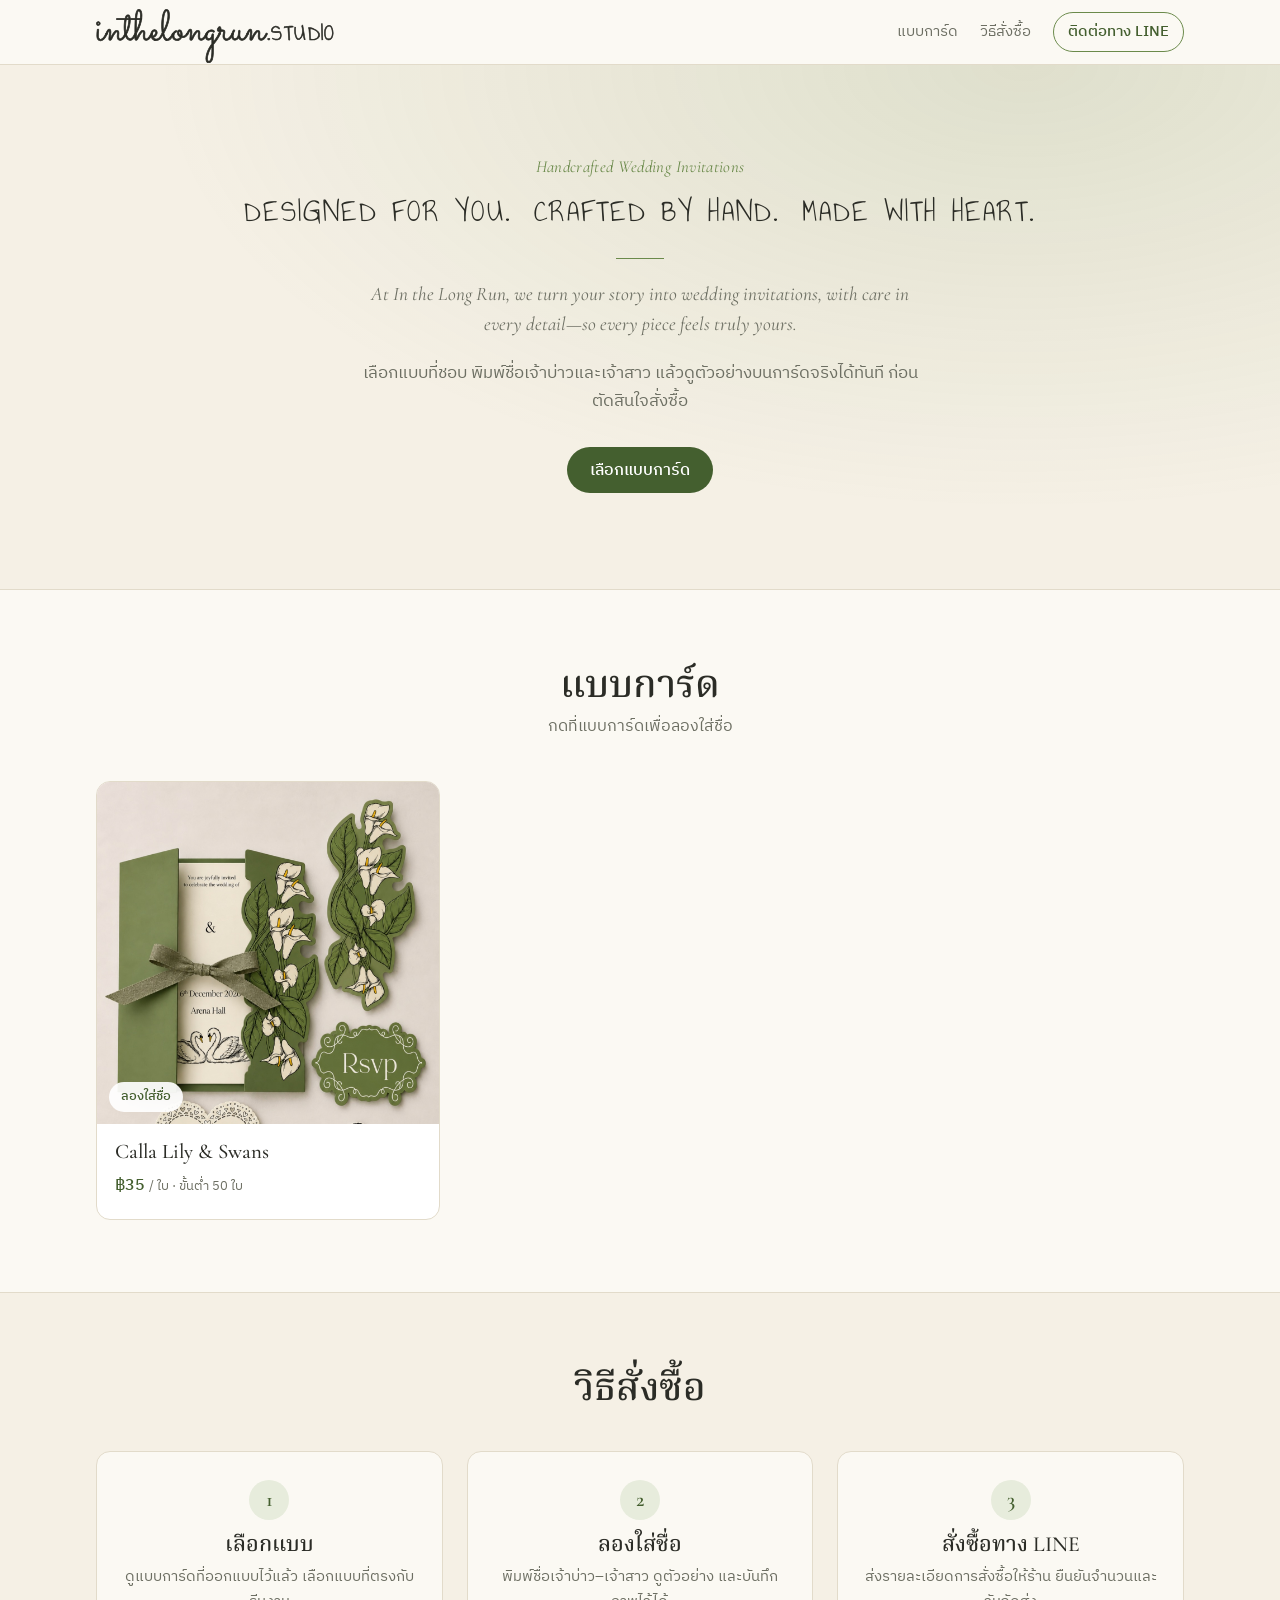
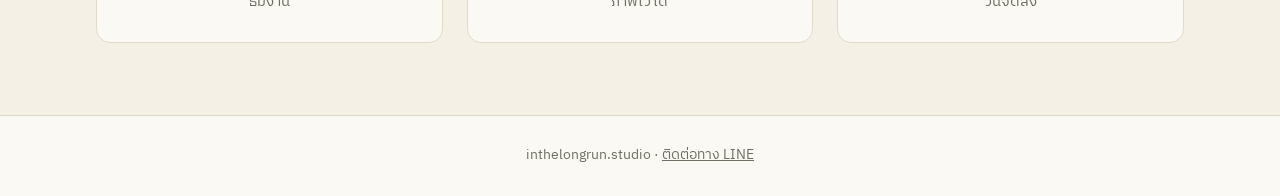
<file: index.html>
<!doctype html>
<html lang="th">
<head>
  <meta charset="utf-8">
  <meta name="viewport" content="width=device-width, initial-scale=1">
  <title>inthelongrun.studio — การ์ดแต่งงานสำเร็จรูป</title>
  <meta name="description" content="เลือกแบบการ์ดแต่งงาน แล้วลองใส่ชื่อเจ้าบ่าวเจ้าสาวดูตัวอย่างได้ทันที">
  <link rel="preconnect" href="https://fonts.googleapis.com">
  <link rel="preconnect" href="https://fonts.gstatic.com" crossorigin>
  <link href="https://fonts.googleapis.com/css2?family=Annie+Use+Your+Telescope&family=Charm:wght@400;700&family=Cormorant+Garamond:ital,wght@0,400;0,500;0,600;1,400&family=Great+Vibes&family=IBM+Plex+Sans+Thai:wght@300;400;500;600&family=Noto+Serif+Thai:wght@400;500&family=Sacramento&display=swap" rel="stylesheet">
  <link rel="stylesheet" href="assets/css/style.css">
</head>
<body>
  <header class="site-header">
    <div class="container header-inner">
      <a class="brand" href="./" aria-label="inthelongrun.studio">
        <span class="brand-script">inthelongrun</span><span class="brand-caps">.studio</span>
      </a>
      <nav class="nav">
        <a href="#catalog">แบบการ์ด</a>
        <a href="#how">วิธีสั่งซื้อ</a>
        <a class="nav-cta" data-shop="line" href="#">ติดต่อทาง LINE</a>
      </nav>
    </div>
  </header>

  <main>
    <section class="hero">
      <div class="container hero-inner">
        <p class="eyebrow">Handcrafted Wedding Invitations</p>
        <h1 class="hero-tagline">
          <span>Designed for you.</span>
          <span>Crafted by hand.</span>
          <span>Made with heart.</span>
        </h1>
        <p class="hero-story">At In the Long Run, we turn your story into wedding invitations, with care in every detail—so every piece feels truly yours.</p>
        <p class="lead">เลือกแบบที่ชอบ พิมพ์ชื่อเจ้าบ่าวและเจ้าสาว แล้วดูตัวอย่างบนการ์ดจริงได้ทันที ก่อนตัดสินใจสั่งซื้อ</p>
        <a class="btn btn-primary" href="#catalog">เลือกแบบการ์ด</a>
      </div>
    </section>

    <section id="catalog" class="section">
      <div class="container">
        <div class="section-head">
          <h2>แบบการ์ด</h2>
          <p>กดที่แบบการ์ดเพื่อลองใส่ชื่อ</p>
        </div>
        <div class="grid" id="catalog-grid"></div>
      </div>
    </section>

    <section id="how" class="section section-alt">
      <div class="container">
        <div class="section-head">
          <h2>วิธีสั่งซื้อ</h2>
        </div>
        <ol class="steps">
          <li>
            <span class="step-num">1</span>
            <h3>เลือกแบบ</h3>
            <p>ดูแบบการ์ดที่ออกแบบไว้แล้ว เลือกแบบที่ตรงกับธีมงาน</p>
          </li>
          <li>
            <span class="step-num">2</span>
            <h3>ลองใส่ชื่อ</h3>
            <p>พิมพ์ชื่อเจ้าบ่าว–เจ้าสาว ดูตัวอย่าง และบันทึกภาพไว้ได้</p>
          </li>
          <li>
            <span class="step-num">3</span>
            <h3>สั่งซื้อทาง LINE</h3>
            <p>ส่งรายละเอียดการสั่งซื้อให้ร้าน ยืนยันจำนวนและวันจัดส่ง</p>
          </li>
        </ol>
      </div>
    </section>
  </main>

  <footer class="site-footer">
    <div class="container">
      <p><span data-shop="name">inthelongrun.studio</span> · <a data-shop="line" href="#">ติดต่อทาง LINE</a></p>
    </div>
  </footer>

  <script src="assets/js/templates.js"></script>
  <script src="assets/js/common.js"></script>
  <script src="assets/js/catalog.js"></script>
</body>
</html>
</file>
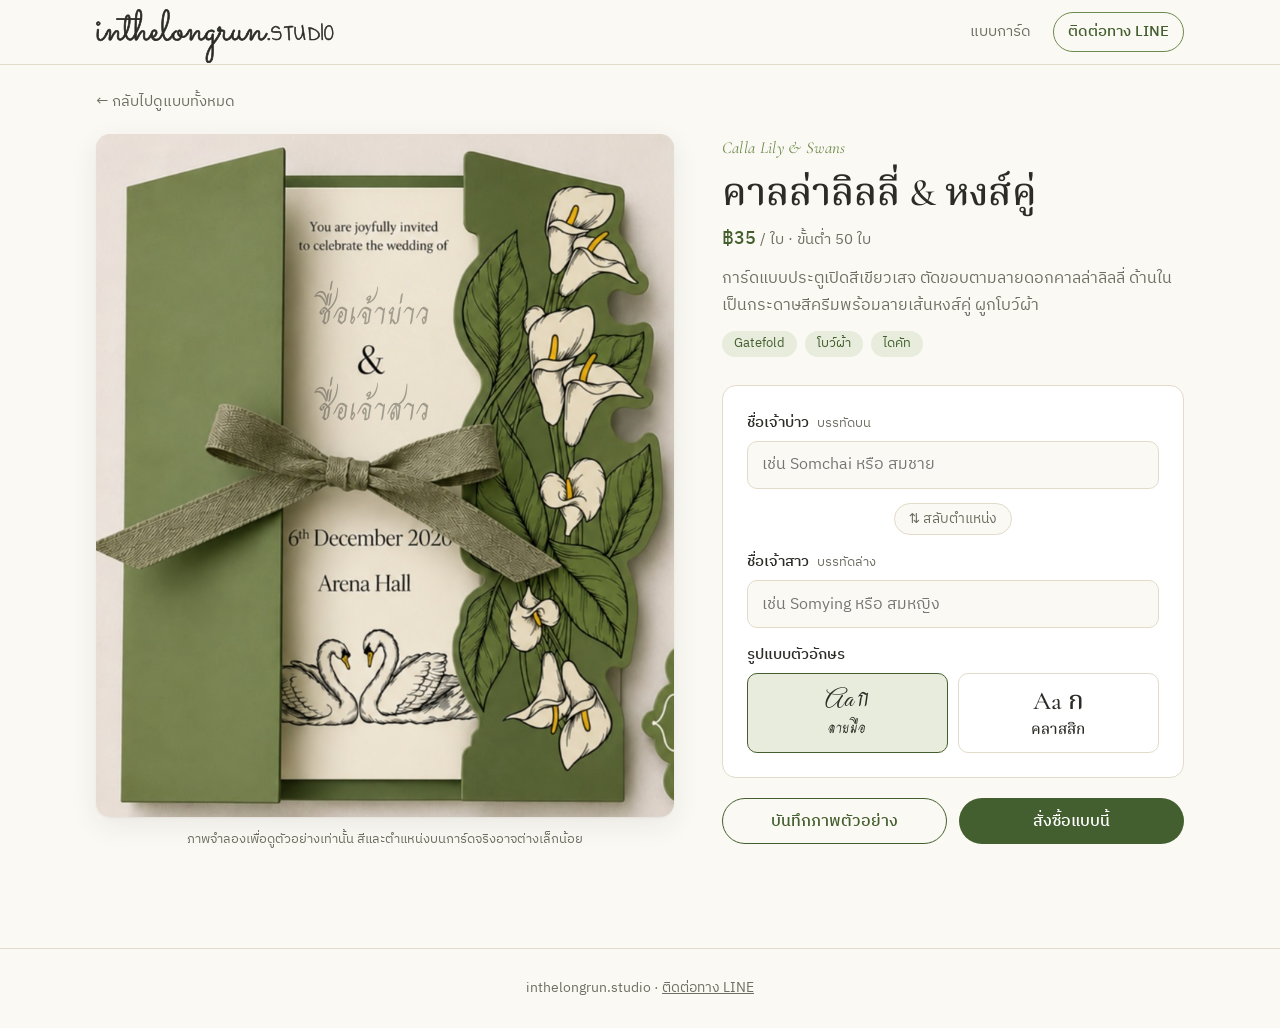
<file: card.html>
<!doctype html>
<html lang="th">
<head>
  <meta charset="utf-8">
  <meta name="viewport" content="width=device-width, initial-scale=1">
  <title>ลองใส่ชื่อบนการ์ด — inthelongrun.studio</title>
  <link rel="preconnect" href="https://fonts.googleapis.com">
  <link rel="preconnect" href="https://fonts.gstatic.com" crossorigin>
  <link href="https://fonts.googleapis.com/css2?family=Annie+Use+Your+Telescope&family=Charm:wght@400;700&family=Cormorant+Garamond:ital,wght@0,400;0,500;0,600;1,400&family=Great+Vibes&family=IBM+Plex+Sans+Thai:wght@300;400;500;600&family=Noto+Serif+Thai:wght@400;500&family=Sacramento&display=swap" rel="stylesheet">
  <link rel="stylesheet" href="assets/css/style.css">
</head>
<body>
  <header class="site-header">
    <div class="container header-inner">
      <a class="brand" href="./" aria-label="inthelongrun.studio">
        <span class="brand-script">inthelongrun</span><span class="brand-caps">.studio</span>
      </a>
      <nav class="nav">
        <a href="./#catalog">แบบการ์ด</a>
        <a class="nav-cta" data-shop="line" href="#">ติดต่อทาง LINE</a>
      </nav>
    </div>
  </header>

  <main class="container preview-page">
    <a class="back-link" href="./#catalog">← กลับไปดูแบบทั้งหมด</a>

    <div class="not-found" id="not-found" hidden>
      <h1>ไม่พบแบบการ์ดนี้</h1>
      <p><a href="./#catalog">กลับไปเลือกแบบการ์ด</a></p>
    </div>

    <div class="preview-layout" id="preview" hidden>
      <div class="stage-wrap">
        <div class="stage" id="stage">
          <img id="card-image" alt="">
          <div class="slot" data-slot="0"><span></span></div>
          <div class="slot" data-slot="1"><span></span></div>
        </div>
        <p class="stage-note">ภาพจำลองเพื่อดูตัวอย่างเท่านั้น สีและตำแหน่งบนการ์ดจริงอาจต่างเล็กน้อย</p>
        <div class="debug-panel" id="debug-panel" hidden>
          <strong>โหมดปรับตำแหน่ง</strong> — คลิกบนรูปเพื่อดูพิกัด
          <code id="debug-out">x: –, y: –</code>
        </div>
      </div>

      <aside class="panel">
        <p class="eyebrow" id="card-name-en"></p>
        <h1 id="card-name"></h1>
        <p class="price" id="card-price"></p>
        <p class="desc" id="card-desc"></p>
        <ul class="tags" id="card-tags"></ul>

        <form class="name-form" id="name-form" autocomplete="off">
          <div class="field">
            <label for="name-0" id="label-0">ชื่อเจ้าบ่าว</label>
            <input id="name-0" type="text" maxlength="40" placeholder="เช่น Somchai หรือ สมชาย">
          </div>

          <button type="button" class="swap-btn" id="swap-btn" title="สลับตำแหน่งชื่อ">
            <span aria-hidden="true">⇅</span> สลับตำแหน่ง
          </button>

          <div class="field">
            <label for="name-1" id="label-1">ชื่อเจ้าสาว</label>
            <input id="name-1" type="text" maxlength="40" placeholder="เช่น Somying หรือ สมหญิง">
          </div>

          <fieldset class="field">
            <legend>รูปแบบตัวอักษร</legend>
            <div class="font-options" id="font-options"></div>
          </fieldset>
        </form>

        <div class="actions">
          <button type="button" class="btn btn-outline" id="save-btn">บันทึกภาพตัวอย่าง</button>
          <button type="button" class="btn btn-primary" id="order-btn">สั่งซื้อแบบนี้</button>
        </div>
        <p class="hint" id="order-hint" aria-live="polite"></p>
      </aside>
    </div>
  </main>

  <div class="save-sheet" id="save-sheet" hidden>
    <div class="save-sheet-panel" role="dialog" aria-modal="true" aria-labelledby="save-sheet-title">
      <p class="save-sheet-title" id="save-sheet-title">กดค้างที่รูป แล้วเลือก “บันทึกรูปภาพ”</p>
      <img id="save-sheet-img" alt="ภาพตัวอย่างการ์ดพร้อมชื่อ">
      <button type="button" class="btn btn-outline" data-close>ปิด</button>
    </div>
  </div>

  <footer class="site-footer">
    <div class="container">
      <p><span data-shop="name">inthelongrun.studio</span> · <a data-shop="line" href="#">ติดต่อทาง LINE</a></p>
    </div>
  </footer>

  <script src="assets/js/templates.js"></script>
  <script src="assets/js/common.js"></script>
  <script src="assets/js/preview.js"></script>
</body>
</html>
</file>
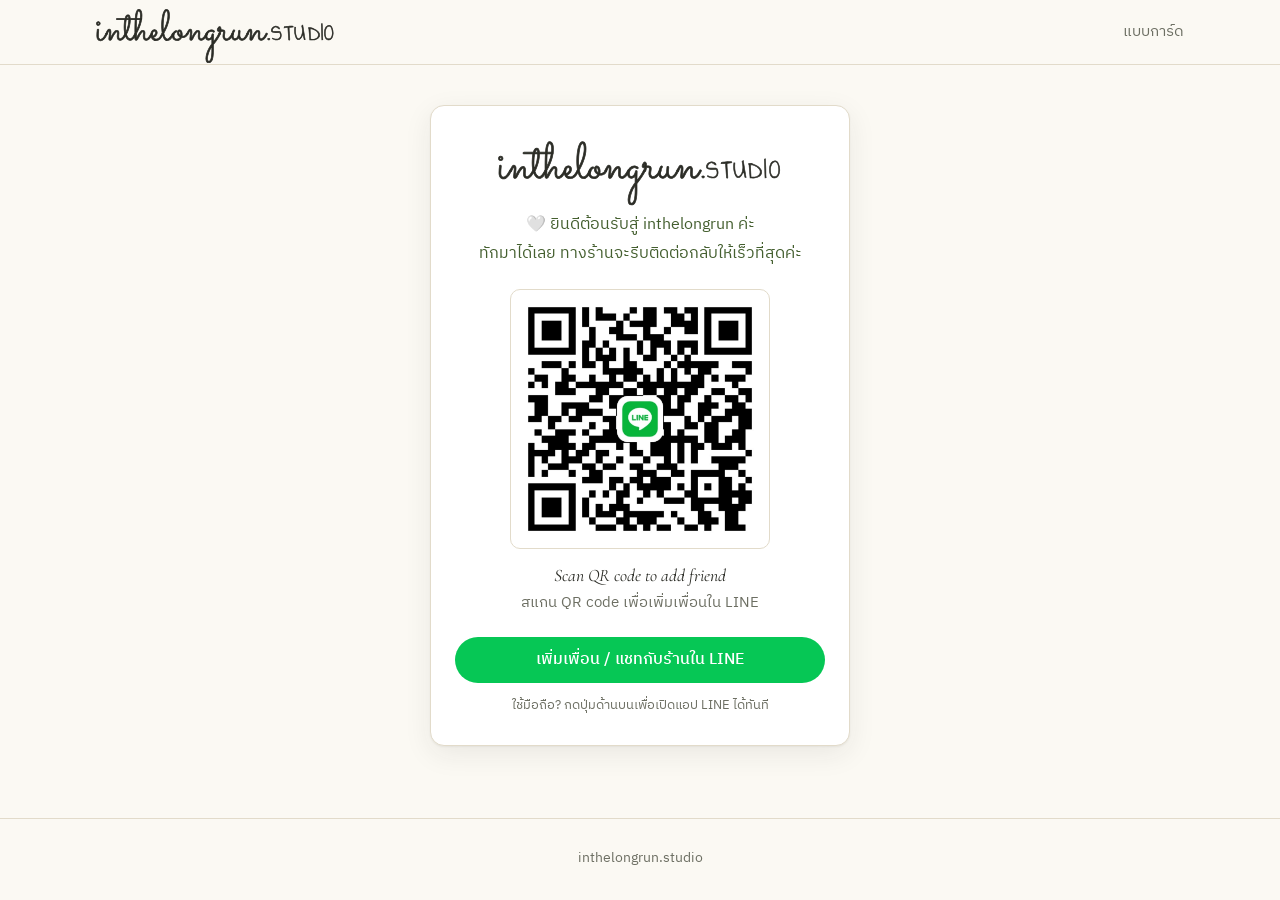
<file: line.html>
<!doctype html>
<html lang="th">
<head>
  <meta charset="utf-8">
  <meta name="viewport" content="width=device-width, initial-scale=1">
  <title>เพิ่มเพื่อนทาง LINE — inthelongrun.studio</title>
  <link rel="preconnect" href="https://fonts.googleapis.com">
  <link rel="preconnect" href="https://fonts.gstatic.com" crossorigin>
  <link href="https://fonts.googleapis.com/css2?family=Annie+Use+Your+Telescope&family=Cormorant+Garamond:ital,wght@0,400;0,500;0,600;1,400&family=IBM+Plex+Sans+Thai:wght@300;400;500;600&family=Noto+Serif+Thai:wght@400;500&family=Sacramento&display=swap" rel="stylesheet">
  <link rel="stylesheet" href="assets/css/style.css">
</head>
<body>
  <header class="site-header">
    <div class="container header-inner">
      <a class="brand" href="./" aria-label="inthelongrun.studio">
        <span class="brand-script">inthelongrun</span><span class="brand-caps">.studio</span>
      </a>
      <nav class="nav">
        <a href="./#catalog">แบบการ์ด</a>
      </nav>
    </div>
  </header>

  <main class="container line-page">
    <div class="line-card">
      <div class="brand brand-logo" aria-label="inthelongrun.studio">
        <span class="brand-script">inthelongrun</span><span class="brand-caps">.studio</span>
      </div>

      <p class="line-welcome">🤍 ยินดีต้อนรับสู่ inthelongrun ค่ะ<br>ทักมาได้เลย ทางร้านจะรีบติดต่อกลับให้เร็วที่สุดค่ะ</p>
      <p class="line-copied" id="line-copied" hidden>รายละเอียดการ์ดถูกคัดลอกไว้แล้ว วางในแชทได้เลยค่ะ</p>

      <img class="line-qr" src="assets/line-qr.jpg" width="900" height="900" alt="QR code สำหรับเพิ่มเพื่อน LINE ของร้าน inthelongrun">
      <p class="line-caption">
        <span lang="en">Scan QR code to add friend</span>
        <span>สแกน QR code เพื่อเพิ่มเพื่อนใน LINE</span>
      </p>

      <a class="btn btn-line" data-shop="line-app" href="#">เพิ่มเพื่อน / แชทกับร้านใน LINE</a>
      <p class="line-note">ใช้มือถือ? กดปุ่มด้านบนเพื่อเปิดแอป LINE ได้ทันที</p>
    </div>
  </main>

  <footer class="site-footer">
    <div class="container">
      <p><span data-shop="name">inthelongrun.studio</span></p>
    </div>
  </footer>

  <script src="assets/js/templates.js"></script>
  <script src="assets/js/common.js"></script>
  <script>
    if (new URLSearchParams(location.search).has("order")) {
      document.getElementById("line-copied").hidden = false;
    }
  </script>
</body>
</html>
</file>
<file: assets/css/style.css>
:root {
  --sage: #6b8a4b;
  --sage-dark: #445f2f;
  --sage-soft: #e7ecdc;
  --cream: #f5f0e5;
  --paper: #fbf9f3;
  --ink: #2b2c26;
  --muted: #6d6f63;
  --line: #e2dbca;
  --radius: 14px;
  --shadow: 0 1px 2px rgba(43, 44, 38, 0.06), 0 8px 28px rgba(43, 44, 38, 0.08);
  --font-body: "IBM Plex Sans Thai", system-ui, sans-serif;
  --font-display: "Cormorant Garamond", "Noto Serif Thai", Georgia, serif;
}

*,
*::before,
*::after { box-sizing: border-box; }

html { scroll-behavior: smooth; }

body {
  margin: 0;
  background: var(--paper);
  color: var(--ink);
  font-family: var(--font-body);
  font-weight: 400;
  line-height: 1.65;
  -webkit-font-smoothing: antialiased;
}

img { max-width: 100%; display: block; }
a { color: inherit; }
[hidden] { display: none !important; }

.container {
  width: 100%;
  max-width: 1120px;
  margin: 0 auto;
  padding: 0 16px;
}

h1, h2, h3 {
  font-family: var(--font-display);
  font-weight: 500;
  line-height: 1.2;
  margin: 0;
}

.eyebrow {
  margin: 0 0 8px;
  font-family: var(--font-display);
  font-style: italic;
  font-size: 1.05rem;
  color: var(--sage);
  letter-spacing: 0.02em;
}

/* ---------- Buttons ---------- */
.btn {
  display: inline-flex;
  align-items: center;
  justify-content: center;
  gap: 8px;
  min-height: 46px;
  padding: 0 22px;
  border-radius: 999px;
  border: 1px solid transparent;
  font: 500 0.98rem var(--font-body);
  text-decoration: none;
  cursor: pointer;
  transition: background 0.2s, border-color 0.2s, color 0.2s, transform 0.2s;
}
.btn:active { transform: translateY(1px); }
.btn:disabled { opacity: 0.6; cursor: progress; }
.btn-primary { background: var(--sage-dark); color: #fff; }
.btn-primary:hover { background: #364d24; }
.btn-outline { background: transparent; border-color: var(--sage-dark); color: var(--sage-dark); }
.btn-outline:hover { background: var(--sage-soft); }

/* ---------- Header ---------- */
.site-header {
  position: sticky;
  top: 0;
  z-index: 10;
  background: rgba(251, 249, 243, 0.9);
  backdrop-filter: blur(10px);
  border-bottom: 1px solid var(--line);
}
.header-inner {
  display: flex;
  align-items: center;
  justify-content: space-between;
  gap: 16px;
  height: 64px;
}
.brand {
  display: flex;
  align-items: baseline;
  text-decoration: none;
  color: var(--ink);
  line-height: 1;
  white-space: nowrap;
}
.brand-script {
  font-family: "Sacramento", cursive;
  font-size: 2.7rem;
  -webkit-text-stroke: 0.7px currentColor;
}
.brand-caps {
  font-family: "Annie Use Your Telescope", cursive;
  font-size: 1.45rem;
  text-transform: uppercase;
  letter-spacing: 0.06em;
  margin-left: 2px;
  -webkit-text-stroke: 0.6px currentColor;
}
.nav { display: flex; align-items: center; gap: 22px; font-size: 0.95rem; }
.nav a { text-decoration: none; color: var(--muted); }
.nav a:hover { color: var(--ink); }
.nav .nav-cta {
  color: var(--sage-dark);
  font-weight: 500;
  padding: 6px 14px;
  border: 1px solid var(--sage);
  border-radius: 999px;
}

/* ---------- Hero ---------- */
.hero {
  background:
    radial-gradient(ellipse at 80% 0%, rgba(107, 138, 75, 0.16), transparent 60%),
    var(--cream);
  border-bottom: 1px solid var(--line);
}
.hero-inner { padding: 88px 16px 96px; text-align: center; }
.hero-tagline {
  display: flex;
  flex-wrap: wrap;
  justify-content: center;
  gap: 4px 22px;
  margin: 8px 0 0;
  font-family: "Annie Use Your Telescope", cursive;
  font-weight: 400;
  font-size: clamp(1.5rem, 3.4vw, 2rem);
  line-height: 1.4;
  text-transform: uppercase;
  letter-spacing: 0.06em;
  color: var(--ink);
}
.hero-story {
  max-width: 560px;
  margin: 0 auto;
  font-family: var(--font-display);
  font-style: italic;
  font-size: 1.2rem;
  line-height: 1.6;
  color: var(--muted);
}
.hero-story::before {
  content: "";
  display: block;
  width: 48px;
  height: 1px;
  margin: 24px auto 20px;
  background: var(--sage);
}
.lead {
  max-width: 560px;
  margin: 20px auto 32px;
  color: var(--muted);
  font-size: 1.05rem;
}

/* ---------- Sections ---------- */
.section { padding: 72px 0; }
.section-alt { background: var(--cream); border-top: 1px solid var(--line); }
.section-head { text-align: center; margin-bottom: 40px; }
.section-head h2 { font-size: clamp(1.8rem, 4vw, 2.4rem); }
.section-head p { margin: 6px 0 0; color: var(--muted); }

/* ---------- Catalog ---------- */
.grid {
  display: grid;
  grid-template-columns: repeat(auto-fill, minmax(260px, 1fr));
  gap: 28px;
}
.product {
  display: block;
  text-decoration: none;
  background: #fff;
  border: 1px solid var(--line);
  border-radius: var(--radius);
  overflow: hidden;
  transition: box-shadow 0.25s, transform 0.25s;
}
.product:hover { box-shadow: var(--shadow); transform: translateY(-3px); }
.product-media { position: relative; aspect-ratio: 1; overflow: hidden; background: var(--cream); }
.product-media img { width: 100%; height: 100%; object-fit: cover; transition: transform 0.5s; }
.product:hover .product-media img { transform: scale(1.04); }
.product-badge {
  position: absolute;
  left: 12px;
  bottom: 12px;
  padding: 4px 12px;
  border-radius: 999px;
  background: rgba(255, 255, 255, 0.92);
  color: var(--sage-dark);
  font-size: 0.82rem;
  font-weight: 500;
}
.product-body { padding: 16px 18px 20px; }
.product-body h3 { font-size: 1.3rem; margin: 0 0 8px; }
.product-price, .price { margin: 0; font-weight: 500; color: var(--sage-dark); }
.product-price small, .price small { font-weight: 400; color: var(--muted); }

/* ---------- Steps ---------- */
.steps {
  list-style: none;
  margin: 0;
  padding: 0;
  display: grid;
  grid-template-columns: repeat(auto-fit, minmax(220px, 1fr));
  gap: 24px;
}
.steps li {
  background: var(--paper);
  border: 1px solid var(--line);
  border-radius: var(--radius);
  padding: 28px 24px;
  text-align: center;
}
.step-num {
  display: inline-grid;
  place-items: center;
  width: 40px;
  height: 40px;
  border-radius: 50%;
  background: var(--sage-soft);
  color: var(--sage-dark);
  font-family: var(--font-display);
  font-size: 1.3rem;
  font-weight: 600;
}
.steps h3 { font-size: 1.35rem; margin: 12px 0 6px; }
.steps p { margin: 0; color: var(--muted); font-size: 0.95rem; }

/* ---------- Footer ---------- */
.site-footer {
  padding: 28px 0;
  border-top: 1px solid var(--line);
  color: var(--muted);
  font-size: 0.9rem;
  text-align: center;
}
.site-footer p { margin: 0; }

/* ---------- Preview page ---------- */
.preview-page { padding-top: 24px; padding-bottom: 72px; }
.back-link {
  display: inline-block;
  margin-bottom: 20px;
  color: var(--muted);
  text-decoration: none;
  font-size: 0.92rem;
}
.back-link:hover { color: var(--ink); }
.not-found { text-align: center; padding: 80px 0; }

.preview-layout {
  display: grid;
  grid-template-columns: minmax(0, 1.25fr) minmax(0, 1fr);
  gap: 48px;
  align-items: start;
}

.stage-wrap { position: sticky; top: 88px; }
.stage {
  position: relative;
  border-radius: var(--radius);
  overflow: hidden;
  box-shadow: var(--shadow);
  background: var(--cream);
  user-select: none;
}
.stage img { width: 100%; height: auto; }

.slot {
  position: absolute;
  transform: translate(-50%, -50%);
  display: flex;
  justify-content: center;
  pointer-events: none;
}
.slot span {
  display: inline-block;
  white-space: nowrap;
  line-height: normal;
  font-family: var(--name-font);
  font-weight: var(--name-weight);
  color: var(--name-color);
  transition: opacity 0.2s;
}
.slot.is-empty span { opacity: 0.38; }

.stage-note { margin: 12px 0 0; font-size: 0.82rem; color: var(--muted); text-align: center; }

.stage.debug { cursor: crosshair; }
.stage.debug .slot { outline: 1px dashed #d4380d; background: rgba(212, 56, 13, 0.06); }
.debug-panel {
  margin-top: 12px;
  padding: 10px 14px;
  border: 1px dashed #d4380d;
  border-radius: 8px;
  font-size: 0.88rem;
  background: #fff;
}
.debug-panel code { display: block; margin-top: 4px; font-size: 1rem; }

.panel h1 { font-size: clamp(1.8rem, 3.5vw, 2.4rem); margin-bottom: 8px; }
.panel .price { font-size: 1.15rem; }
.desc { color: var(--muted); margin: 12px 0; }
.tags { list-style: none; display: flex; flex-wrap: wrap; gap: 8px; padding: 0; margin: 0 0 28px; }
.tags li {
  padding: 2px 12px;
  border-radius: 999px;
  background: var(--sage-soft);
  color: var(--sage-dark);
  font-size: 0.82rem;
}

.name-form {
  display: flex;
  flex-direction: column;
  gap: 14px;
  padding: 24px;
  background: #fff;
  border: 1px solid var(--line);
  border-radius: var(--radius);
}
.field { border: 0; margin: 0; padding: 0; min-width: 0; }
.field > label,
.field > legend {
  display: flex;
  align-items: baseline;
  gap: 8px;
  margin-bottom: 6px;
  padding: 0;
  font-weight: 500;
  font-size: 0.95rem;
}
.field label small { font-weight: 400; color: var(--muted); font-size: 0.8rem; }
.field input[type="text"] {
  width: 100%;
  height: 48px;
  padding: 0 14px;
  border: 1px solid var(--line);
  border-radius: 10px;
  background: var(--paper);
  font: 400 1rem var(--font-body);
  color: var(--ink);
  transition: border-color 0.2s, box-shadow 0.2s;
}
.field input[type="text"]:focus {
  outline: none;
  border-color: var(--sage);
  box-shadow: 0 0 0 3px rgba(107, 138, 75, 0.18);
}

.swap-btn {
  align-self: center;
  padding: 4px 14px;
  border: 1px solid var(--line);
  border-radius: 999px;
  background: var(--paper);
  color: var(--muted);
  font: 400 0.85rem var(--font-body);
  cursor: pointer;
}
.swap-btn:hover { color: var(--sage-dark); border-color: var(--sage); }

.font-options { display: grid; grid-template-columns: repeat(auto-fit, minmax(120px, 1fr)); gap: 10px; }
.font-option input { position: absolute; opacity: 0; pointer-events: none; }
.font-option span {
  display: flex;
  flex-direction: column;
  align-items: center;
  padding: 10px;
  border: 1px solid var(--line);
  border-radius: 10px;
  cursor: pointer;
  font-size: 0.95rem;
  transition: border-color 0.2s, background 0.2s;
}
.font-option b { font-weight: inherit; font-size: 1.6rem; line-height: 1.3; }
.font-option input:checked + span { border-color: var(--sage-dark); background: var(--sage-soft); }
.font-option input:focus-visible + span { box-shadow: 0 0 0 3px rgba(107, 138, 75, 0.25); }

.actions { display: grid; grid-template-columns: 1fr 1fr; gap: 12px; margin-top: 20px; }
.hint { min-height: 1.5em; margin: 10px 0 0; font-size: 0.88rem; color: var(--sage-dark); }
.hint-welcome {
  margin-top: 14px;
  padding: 14px 16px;
  background: var(--sage-soft);
  border-radius: 10px;
  line-height: 1.7;
  white-space: pre-line;
}

/* ---------- หน้า LINE ของร้าน ---------- */
.line-page { padding-top: 40px; padding-bottom: 72px; }
.line-card {
  max-width: 420px;
  margin: 0 auto;
  padding: 36px 24px 28px;
  background: #fff;
  border: 1px solid var(--line);
  border-radius: var(--radius);
  box-shadow: var(--shadow);
  text-align: center;
}
.brand-logo { justify-content: center; margin-bottom: 18px; }
.brand-logo .brand-script { font-size: clamp(2.2rem, 9vw, 3.2rem); }
.brand-logo .brand-caps { font-size: clamp(1.1rem, 4.6vw, 1.7rem); }
.line-welcome { margin: 0 0 6px; color: var(--sage-dark); line-height: 1.8; }
.line-copied { margin: 0; font-size: 0.88rem; color: var(--muted); }
.line-qr {
  width: 100%;
  max-width: 260px;
  height: auto;
  margin: 20px auto 12px;
  padding: 10px;
  border: 1px solid var(--line);
  border-radius: 10px;
}
.line-caption { display: grid; margin: 0 0 22px; font-size: 0.95rem; }
.line-caption span:first-child { font-family: var(--font-display); font-style: italic; font-size: 1.1rem; }
.line-caption span:last-child { color: var(--muted); }
.btn-line { width: 100%; background: #06c755; color: #fff; }
.btn-line:hover { background: #05a948; }
.line-note { margin: 12px 0 0; font-size: 0.82rem; color: var(--muted); }

/* ---------- หน้าต่างบันทึกภาพ (กดค้างเพื่อบันทึก) ---------- */
.save-sheet {
  position: fixed;
  inset: 0;
  z-index: 100;
  display: flex;
  align-items: center;
  justify-content: center;
  padding: 16px;
  background: rgba(43, 44, 38, 0.6);
}
.save-sheet-panel {
  display: flex;
  flex-direction: column;
  align-items: center;
  gap: 14px;
  width: 100%;
  max-width: 420px;
  max-height: 100%;
  padding: 18px;
  background: var(--paper);
  border-radius: var(--radius);
  box-shadow: var(--shadow);
}
.save-sheet-title { margin: 0; text-align: center; font-weight: 500; color: var(--sage-dark); }
.save-sheet img {
  min-height: 0;
  max-height: 65vh;
  width: auto;
  max-width: 100%;
  object-fit: contain;
  border-radius: 6px;
  -webkit-touch-callout: default;
}
.save-sheet .btn { width: 100%; }

/* ---------- Responsive ---------- */
@media (max-width: 860px) {
  .preview-layout { grid-template-columns: 1fr; gap: 28px; }
  .stage-wrap { position: static; }
}

@media (max-width: 560px) {
  .nav a:not(.nav-cta) { display: none; }
  .brand-script { font-size: 2.2rem; }
  .brand-caps { font-size: 1.15rem; }
  .hero-inner { padding: 60px 16px 68px; }
  .hero-tagline { flex-direction: column; font-size: 1.4rem; }
  .hero-story { font-size: 1.1rem; }
  .section { padding: 56px 0; }
  .name-form { padding: 18px; }
  .actions { grid-template-columns: 1fr; }
}
</file>
